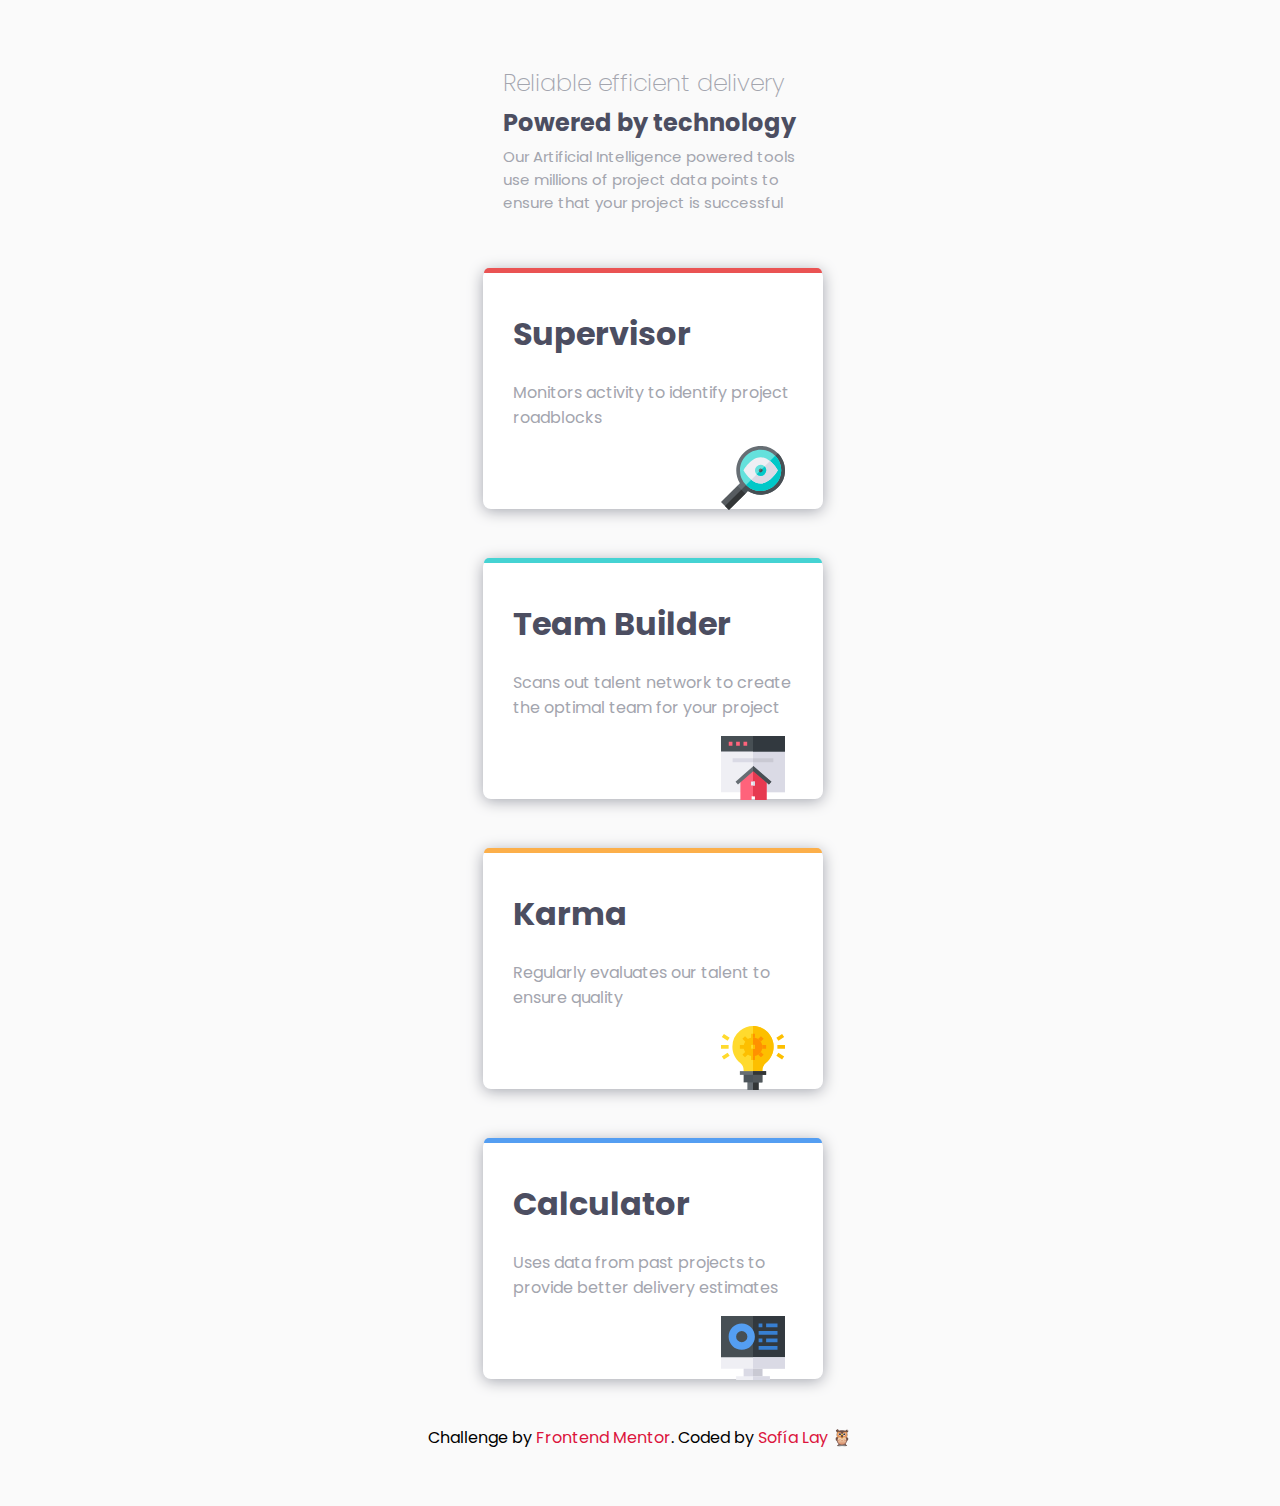
<file: Cards/Four Card Feature/index.html>
<!DOCTYPE html>
<html lang="en">
<head>
  <meta charset="UTF-8">
  <meta name="viewport" content="width=device-width, initial-scale=1.0"> <!-- displays site properly based on user's device -->
  <link rel="icon" type="image/png" sizes="32x32" href="./images/favicon-32x32.png">
  <link rel="stylesheet" href="./css/style.css">
  <link href="https://fonts.googleapis.com/css2?family=Poppins:wght@200;400;600&display=swap" rel="stylesheet">
  <title>Frontend Mentor | Four card feature section</title>
</head>
<body>
  
<header>
  <p class="paragraph1">Reliable efficient delivery</p>
  <h2>Powered by technology</h2>
  <p class="paragraph2">Our Artificial Intelligence powered tools use millions of project data points to ensure that your project is successful</p>
</header>

<main>
  <section class="first card">
    <div></div>
    <h1>Supervisor</h1>
    <p>Monitors activity to identify project roadblocks</p>
    <img src="./four-card-feature-section-master/images/icon-supervisor.svg">
  </section>

  <section class="wrap">
      <section class="second card">
        <div></div>
        <h1>Team Builder</h1>
        <p>Scans out talent network to create the optimal team for your project</p>
        <img src="./four-card-feature-section-master/images/icon-team-builder.svg">
      </section>

      <section class="third card">
        <div></div>
        <h1>Karma</h1>
        <p>Regularly evaluates our talent to ensure quality</p>
        <img src="./four-card-feature-section-master/images/icon-karma.svg">
      </section>
    </section>

    <section class="fourth card">
      <div></div>
      <h1>Calculator</h1>
      <p>Uses data from past projects to provide better delivery estimates</p>
      <img src="./four-card-feature-section-master/images/icon-calculator.svg">
    </section>
  </main>

  <footer>
    <p class="attribution">
      Challenge by <a style="text-decoration: none; color: crimson;" href="https://www.frontendmentor.io?ref=challenge" target="_blank">Frontend Mentor</a>. 
      Coded by <a style="text-decoration: none; color: crimson;" href="#">Sofía Lay 🦉</a>
    </p>
  </footer>
</body>
</html>
</file>
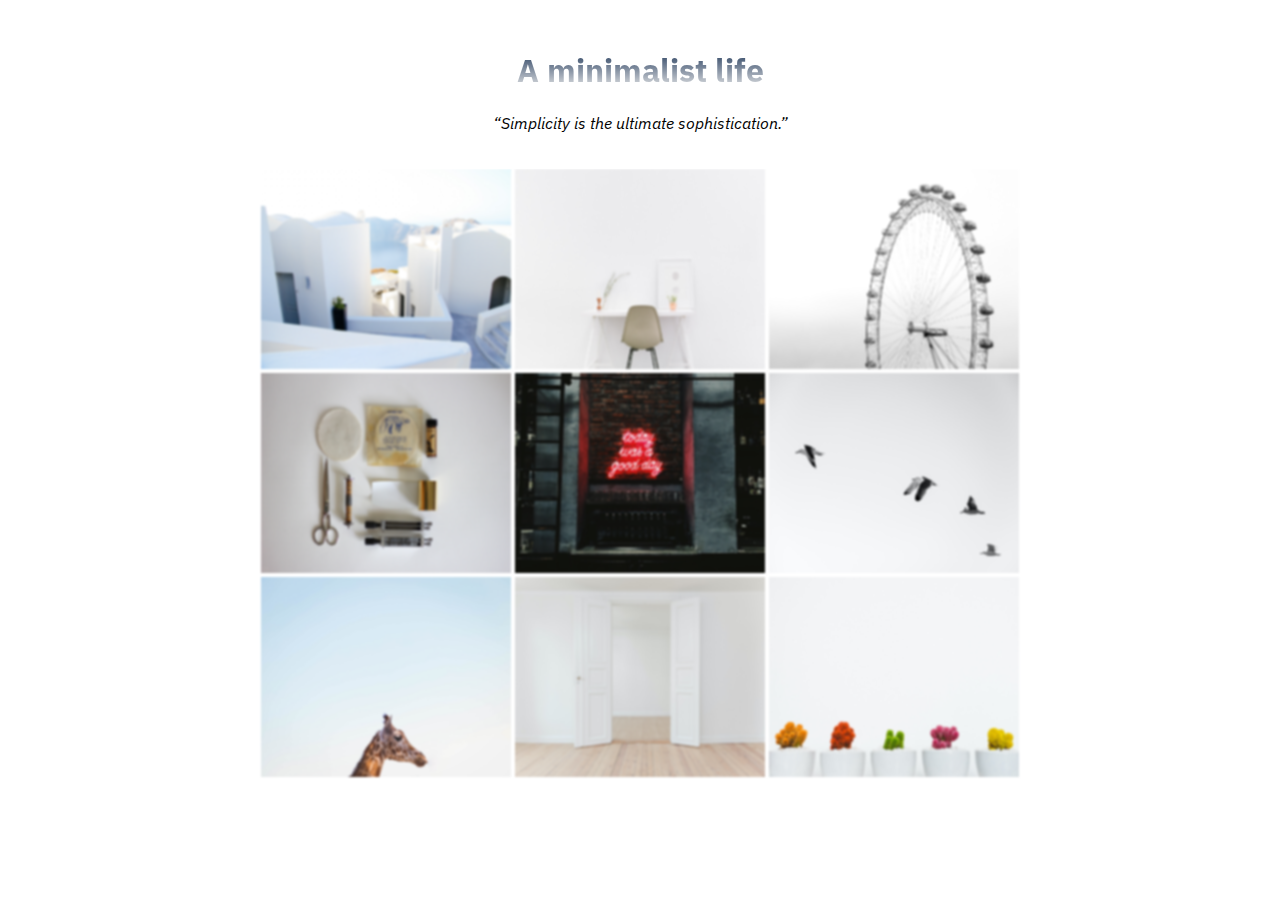
<file: FLEXBOX - GRID/Flexbox - Minimalist Layout/index.html>
<!DOCTYPE html>
<html lang="en">
<head>
    <meta charset="UTF-8">
    <meta name="viewport" content="width=device-width, initial-scale=1.0">
    <link rel="stylesheet" href="./css/style.css">
    <link href="https://fonts.googleapis.com/css2?family=IBM+Plex+Sans:ital,wght@0,400;0,500;1,300&display=swap" rel="stylesheet">
    <title>Minimalist</title>
</head>
<body> <!--Ponerle iconos o texto encima de la imagen blurreada-->
    <header>
        <h1>A minimalist life</h1> 
        <p>“Simplicity is the ultimate sophistication.”</p>
    </header>

    <main>
        <section class="column-1">
            <img src="./img/anthony-delanoix-Hd756JmJJEs-unsplash.jpg" alt="">
            <img src="./img/bench-accounting-nvzvOPQW0gc-unsplash.jpg" alt="">
            <img src="./img/bruno-abatti-Xzer0SqKPEE-unsplash.jpg" alt="">
        </section>
        <section class="column-2">
            <img src="./img/celine-nadon-NUacUx6bjkg-unsplash.jpg" alt="">
            <img src="./img/a-good-day.jpg" alt="">
            <img src="./img/eder-pozo-perez-ymqeugh2Ns8-unsplash.jpg" alt="">
        </section>
        <section class="column-3">
            <img src="./img/katie-treadway-EwE4tBYh3ms-unsplash.jpg" alt="">
            <img src="./img/philipp-berndt-5i0GnoTTjSE-unsplash.jpg" alt="">
            <img src="./img/scott-webb-GQD3Av_9A88-unsplash.jpg" alt="">
        </section>
    </main>
</body>
</html>
</file>
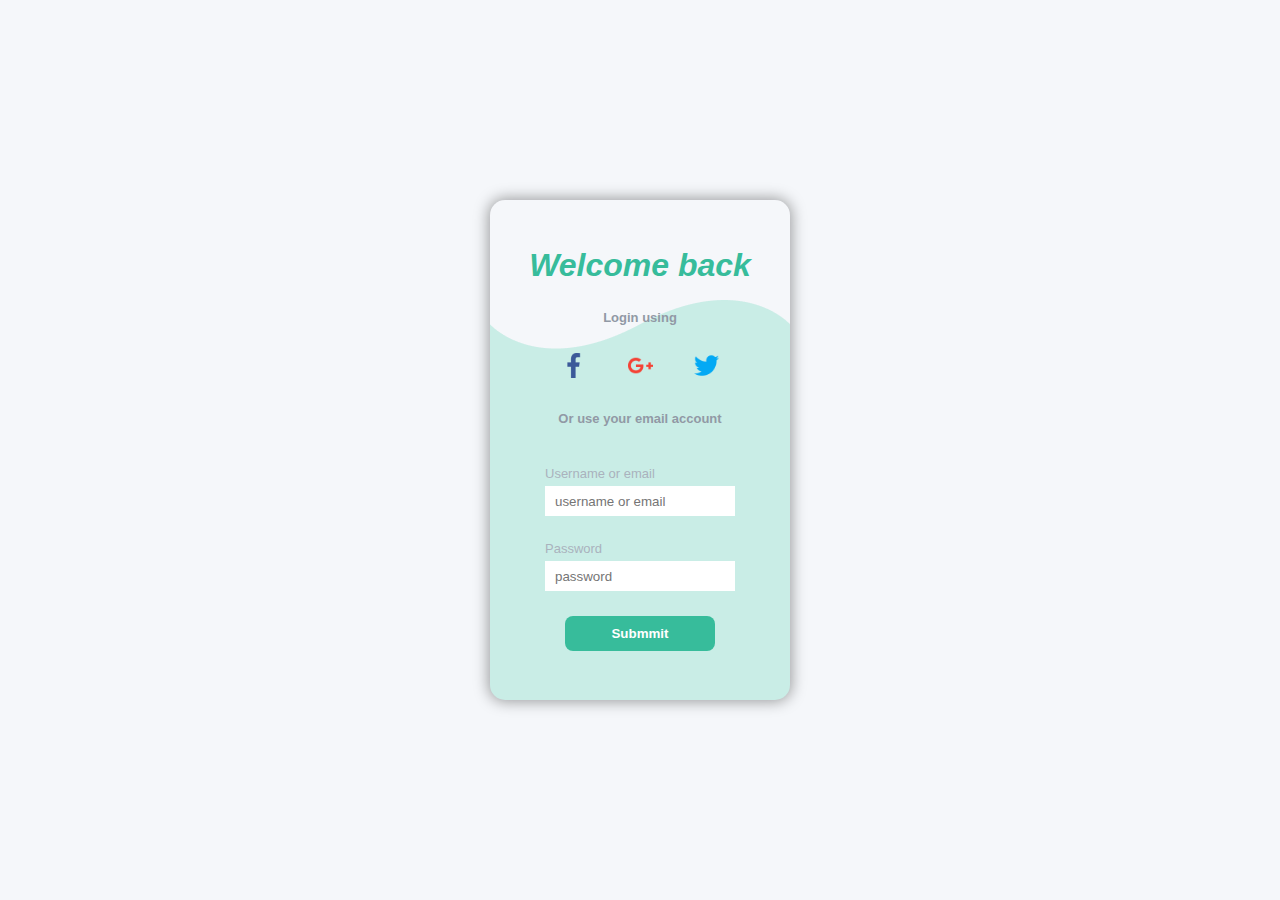
<file: Forms/Login Form/index.html>
<html lang="en">
<head>
    <meta charset="UTF-8">
    <meta name="viewport" content="width=device-width, initial-scale=1.0">
    <title>Login form</title>
    <link href="https://fonts.googleapis.com/css2?family=Noto+Serif:wght@400;700&display=swap" rel="stylesheet">
    <link rel="stylesheet" href="./css/style.css">
</head>
<body>
    
    <section class="login-box">
      <h2>Welcome back</h2>
      <p>Login using</p>
    <nav>
      <a href="#"><img src="img/facebook.png"> </a>
      <a href="#"> <img src="img/googleplus.png"></a>
      <a href="#"><img src="img/twitter.png"></a>
    </nav>
    <p>Or use your email account</p>
        <form>
          <div class="user-box">
            <input type="text" placeholder="username or email">
            <label>Username or email</label>
          </div>
          <section class="user-box">
            <input type="password" placeholder="password">
            <label>Password</label>
          </section>
        </form>
        <div class="button">
        <button> Submmit </button>
      </div>
    </section>
  
</body>
</html>
</file>
<file: Cards/Four Card Feature/css/style.css>
body {
  margin: 40px;
  display: flex;
  flex-direction: column;
  align-items: center;
  background-color: #fafafa;
  font-family: "Poppins", sans-serif; }

header {
  margin-top: 20px;
  max-width: 315px;
  margin-left: 30px; }
  header .paragraph1 {
    font-weight: 200;
    font-size: 1.5em;
    margin: 5px;
    color: #a3a5ae; }
  header h2 {
    margin: 5px;
    color: #4c4e61; }
  header .paragraph2 {
    font-weight: 400;
    font-size: 15px;
    margin: 5px;
    color: #a3a5ae; }
  @media (min-width: 1440px) {
    header {
      margin-left: 0;
      max-width: 520px;
      text-align: center; }
      header .paragraph1 {
        font-size: 2em; }
      header h2 {
        font-size: 2em; }
      header .paragraph2 {
        font-size: 1em; } }

main {
  max-width: 315px; }
  main .card {
    margin: 50px 0 30px;
    width: 300px;
    height: 200px;
    background-color: white;
    border-radius: 8px;
    padding: 20px 10px 20px 30px;
    box-shadow: 0 2px 15px #a3a5ae;
    position: relative; }
    main .card h1 {
      color: #4c4e61; }
    main .card p {
      color: #a3a5ae; }
    main .card img {
      position: absolute;
      left: 70%; }
  main .first div {
    width: 338px;
    height: 5px;
    background-color: #ea5353;
    position: absolute;
    border-radius: 8px 8px 0 0;
    top: -1px;
    left: 1px; }
  main .second div {
    width: 338px;
    height: 5px;
    background-color: #45d3d3;
    position: absolute;
    border-radius: 8px 8px 0 0;
    top: -1px;
    left: 1px; }
  main .third div {
    width: 338px;
    height: 5px;
    background-color: #fcaf4a;
    position: absolute;
    border-radius: 8px 8px 0 0;
    top: -1px;
    left: 1px; }
  main .fourth div {
    width: 338px;
    height: 5px;
    background-color: #549ef2;
    position: absolute;
    border-radius: 8px 8px 0 0;
    top: -1px;
    left: 1px; }
  @media (min-width: 1440px) {
    main {
      max-width: fit-content;
      display: flex;
      position: relative; }
      main .card {
        margin: 50px 25px 30px; }
        main .card:hover {
          transform: translateY(-20px);
          transition: transform ease-in-out 0.2s;
          cursor: pointer; }
      main .first {
        margin-top: 10%; }
      main .fourth {
        margin-top: 10%; } }
</file>
<file: FLEXBOX - GRID/Flexbox - Minimalist Layout/css/style.css>
body {
  display: flex;
  flex-direction: column;
  font-family: "IBM Plex Sans", sans-serif;
  text-align: center; }
  body header {
    margin: 20px; }
    body header h1 {
      background: -webkit-linear-gradient(#1d3557, #eee);
      -webkit-background-clip: text;
      -webkit-text-fill-color: transparent;
      animation: letters 3s; }
    body header p {
      font-style: italic;
      animation: letters 3s; }
  body main {
    flex-direction: row;
    overflow: hidden; }
    body main img {
      width: 250px;
      height: 200px;
      filter: blur(1px);
      cursor: pointer; }
      body main img:hover {
        filter: none;
        transition: all 0.2s ease-in-out; }

@keyframes mymove {
  from {
    opacity: 0; }
  to {
    opacity: 1; } }

@keyframes letters {
  0% {
    opacity: 0; }
  100% {
    opacity: 100%; } }
</file>
<file: Forms/Login Form/css/style.css>
body {
  display: flex;
  justify-content: center;
  align-items: center;
  margin: 50px auto;
  background: #F5F7FA;
  font-family: arial, verdana; }

.login-box {
  width: 300px;
  height: 500px;
  background-color: #F5F7FA;
  border-radius: 15px;
  box-shadow: 0 0 15px 1px rgba(0, 0, 0, 0.4);
  padding: 20px 30px;
  box-sizing: border-box;
  background-image: url(../img/Rectangle.png);
  background-repeat: no-repeat;
  background-position: bottom; }
  .login-box h2 {
    text-align: center;
    color: #37BC9B;
    font-weight: 700;
    font-size: xx-large;
    font-style: oblique; }
  .login-box nav {
    display: flex;
    justify-content: space-evenly; }
    .login-box nav img {
      width: 25px;
      margin-bottom: 20px;
      margin-top: 15px;
      transition: width 0.2s ease-in-out; }
      .login-box nav img:hover {
        width: 30px; }
  .login-box p {
    color: #9199a5;
    text-align: center;
    font-weight: 600;
    font-size: small; }
  .login-box form {
    margin-top: 40px; }
  .login-box .user-box {
    display: flex;
    margin: 20px;
    flex-direction: column-reverse; }
    .login-box .user-box input {
      height: 30px;
      margin: 5px;
      padding: 10px;
      border: none;
      outline: none; }
      .login-box .user-box input:focus {
        transition: border-bottom 0.1s ease-in-out;
        border-bottom: 2px solid #37BC9B; }
    .login-box .user-box label {
      font-size: small;
      color: #AAB2BD;
      margin-left: 5px; }
      
      .login-box .button {
        display: flex;
        justify-content: center; }
        .login-box .button button {
          border: none;
          color: white;
          font-family: "roboto", sans-serif;
          font-weight: 600;
          width: 150px;
          height: 35px;
          border-radius: 8px;
          background-color: #37BC9B;
          cursor: pointer; }
          .login-box .button button:hover {
            transition: 0.3s ease-in-out;
            background-color: whitesmoke;
            color: #37BC9B;
            border: 2px solid #37BC9B; }
          .login-box .button button:focus {
            outline: none;
            transform: scale(0.95); }
</file>
